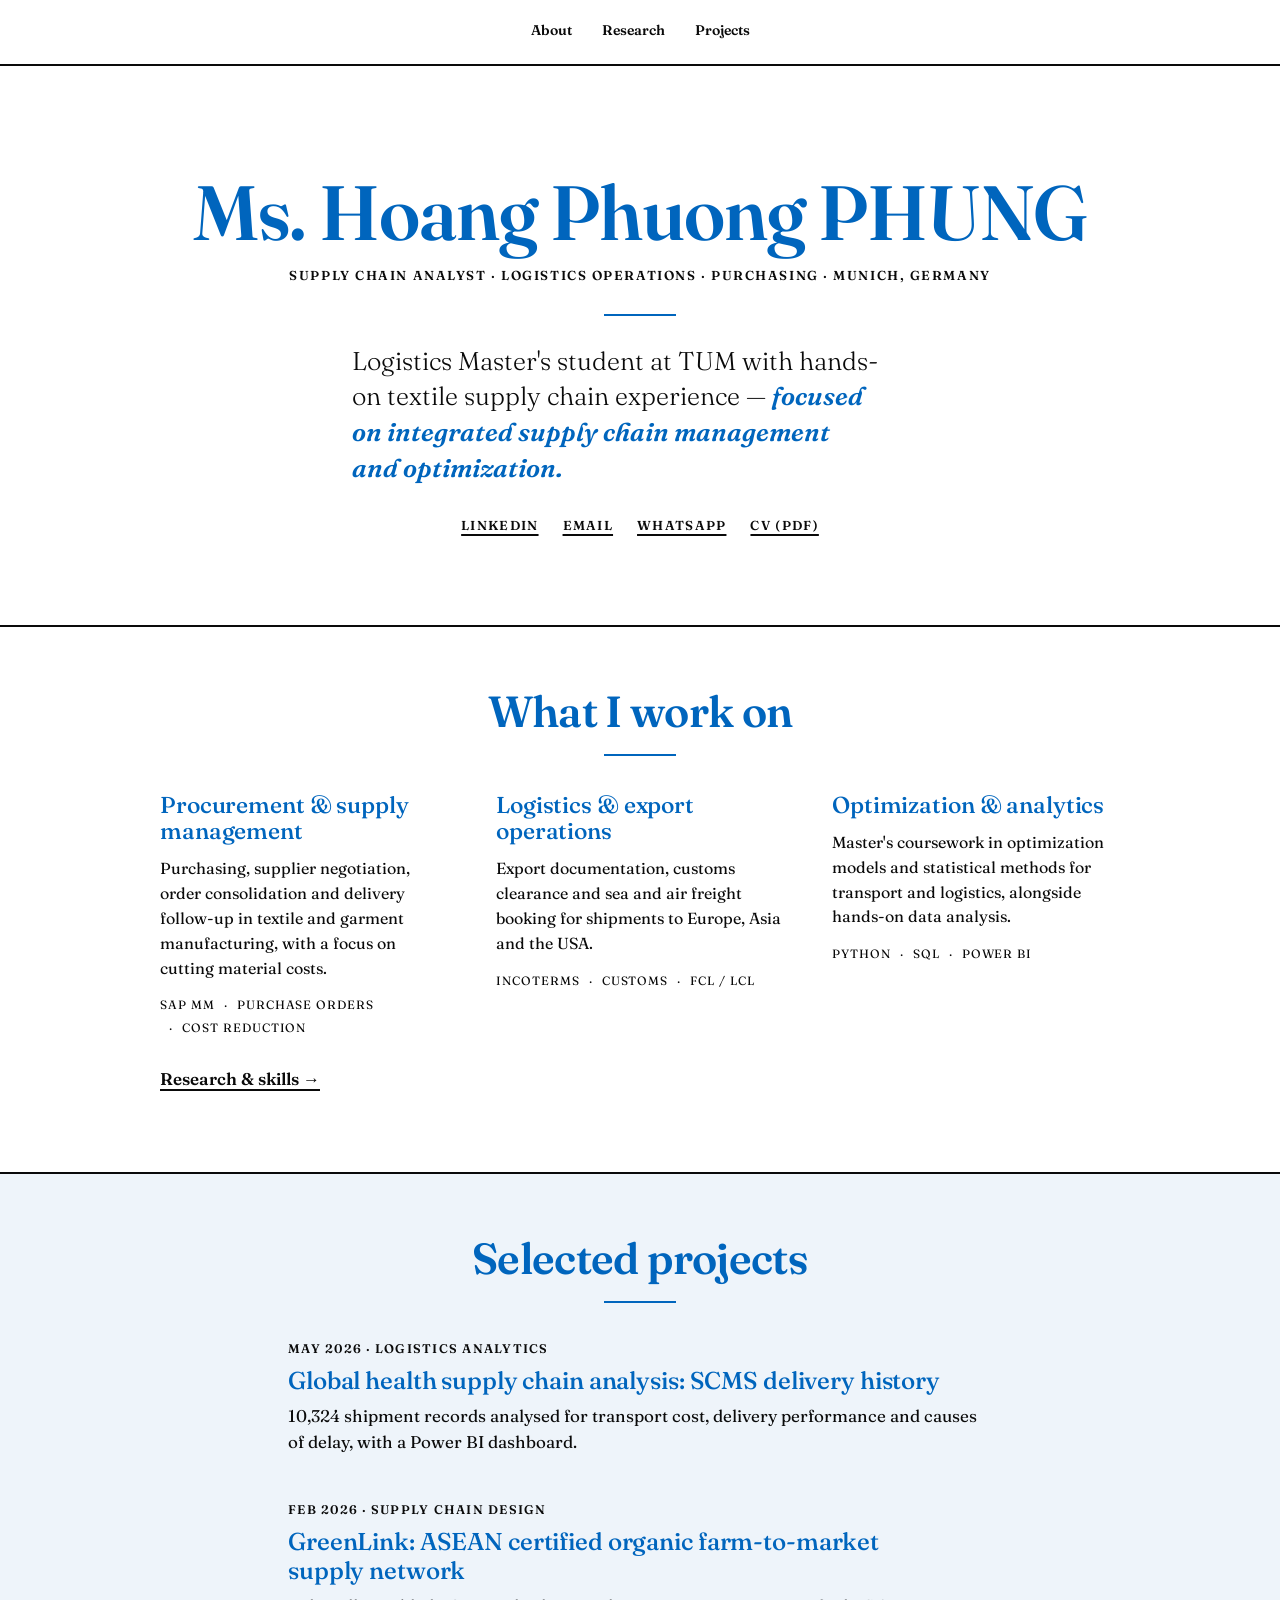
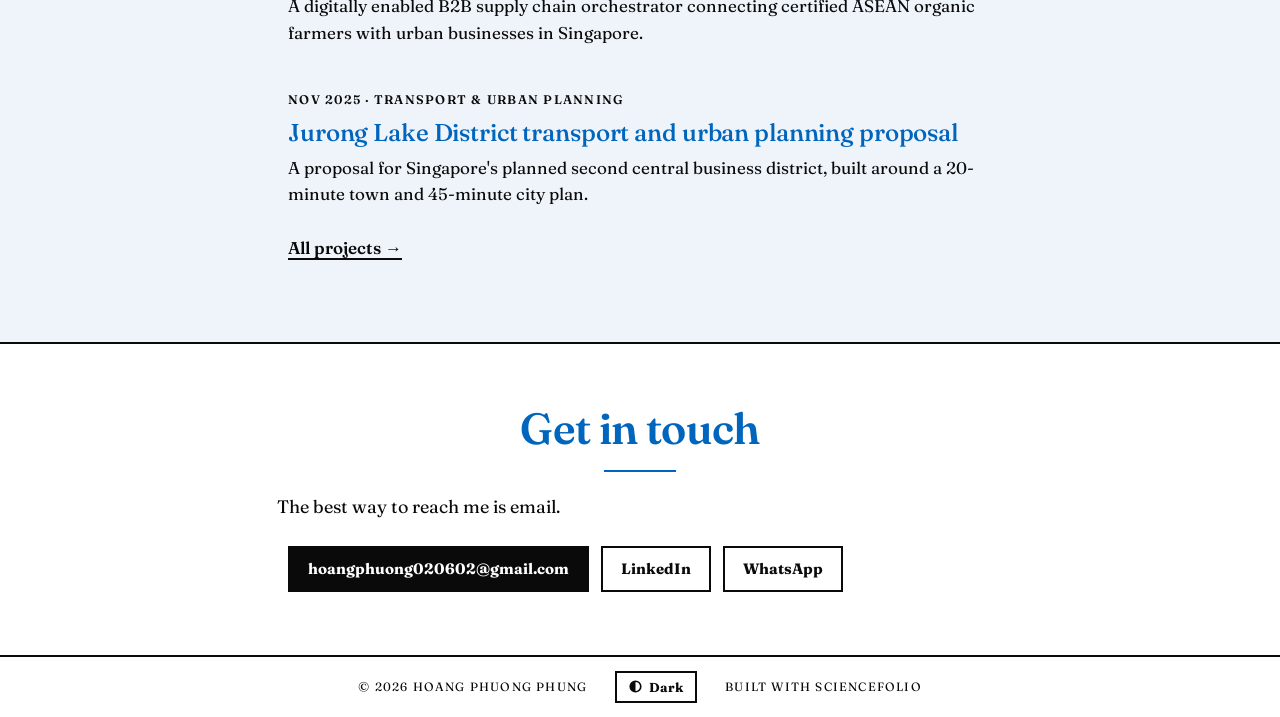
<file: index.html>
<!doctype html>

<html lang="en">
<head>
<meta charset="utf-8">
<meta name="viewport" content="width=device-width, initial-scale=1">
<title>Hoang Phuong PHUNG · Supply chain & logistics</title>
<meta name="description" content="Portfolio of Hoang Phuong PHUNG: supply chain analysis, logistics operations and purchasing. Based in Munich, Germany.">
<link rel="icon" href="images/favicon.svg" type="image/svg+xml">
<link rel="preconnect" href="https://fonts.googleapis.com">
<link rel="preconnect" href="https://fonts.gstatic.com" crossorigin>
<link rel="stylesheet" href="https://fonts.googleapis.com/css2?family=Fraunces:ital,opsz,wght@0,9..144,300..700;1,9..144,300..700&display=swap">
<link rel="stylesheet" href="css/tokens.css">
<link rel="stylesheet" href="css/site.css">
<script src="js/theme.js"></script>
</head>
<body>
<nav class="nav" aria-label="Main">
  <a href="about.html">About</a>
  <a href="research.html">Research</a>
  <a href="work.html">Projects</a>
</nav>

<main>
  <header class="hero">
    <h1>Ms. Hoang Phuong PHUNG</h1>
    <p class="kicker">Supply Chain Analyst · Logistics Operations · Purchasing · Munich, Germany</p>
    <hr class="short-rule">
    <p class="statement">Logistics Master's student at TUM with hands-on textile supply chain experience — <strong>focused on integrated supply chain management and optimization.</strong></p>
    <ul class="profile-links">
      <li><a href="https://www.linkedin.com/in/phunghoangphuong/">LinkedIn</a></li>
      <li><a href="mailto:hoangphuong020602@gmail.com">Email</a></li>
      <li><a href="https://wa.me/4915150713262">WhatsApp</a></li>
      <li><a href="files/Hoang_Phuong_Phung_CV.pdf">CV (PDF)</a></li>
    </ul>
  </header>

  <section class="section" aria-labelledby="work-h">
    <div class="wrap">
      <div class="section-head">
        <h2 id="work-h">What I work on</h2>
        <hr class="short-rule">
      </div>
      <div class="cols3">
        <article class="col">
          <h3>Procurement &amp; supply management</h3>
          <p>Purchasing, supplier negotiation, order consolidation and delivery follow-up in textile and garment manufacturing, with a focus on cutting material costs.</p>
          <div class="tags"><span class="tag">SAP MM</span><span class="tag">Purchase orders</span><span class="tag">Cost reduction</span></div>
        </article>
        <article class="col">
          <h3>Logistics &amp; export operations</h3>
          <p>Export documentation, customs clearance and sea and air freight booking for shipments to Europe, Asia and the USA.</p>
          <div class="tags"><span class="tag">Incoterms</span><span class="tag">Customs</span><span class="tag">FCL / LCL</span></div>
        </article>
        <article class="col">
          <h3>Optimization &amp; analytics</h3>
          <p>Master's coursework in optimization models and statistical methods for transport and logistics, alongside hands-on data analysis.</p>
          <div class="tags"><span class="tag">Python</span><span class="tag">SQL</span><span class="tag">Power BI</span></div>
        </article>
      </div>
      <p class="more"><a href="research.html">Research &amp; skills →</a></p>
    </div>
  </section>

  <section class="section tint" aria-labelledby="sel-h">
    <div class="wrap">
      <div class="section-head">
        <h2 id="sel-h">Selected projects</h2>
        <hr class="short-rule">
      </div>
      <div class="entries">
        <article class="entry">
          <p class="when">May 2026 · Logistics analytics</p>
          <h3><a href="work.html">Global health supply chain analysis: SCMS delivery history</a></h3>
          <p>10,324 shipment records analysed for transport cost, delivery performance and causes of delay, with a Power BI dashboard.</p>
        </article>
        <article class="entry">
          <p class="when">Feb 2026 · Supply chain design</p>
          <h3><a href="work.html">GreenLink: ASEAN certified organic farm-to-market supply network</a></h3>
          <p>A digitally enabled B2B supply chain orchestrator connecting certified ASEAN organic farmers with urban businesses in Singapore.</p>
        </article>
        <article class="entry">
          <p class="when">Nov 2025 · Transport &amp; urban planning</p>
          <h3><a href="work.html">Jurong Lake District transport and urban planning proposal</a></h3>
          <p>A proposal for Singapore's planned second central business district, built around a 20-minute town and 45-minute city plan.</p>
        </article>
      </div>
      <p class="more"><a href="work.html">All projects →</a></p>
    </div>
  </section>

  <section class="section" id="contact" aria-labelledby="contact-h">
    <div class="wrap">
      <div class="section-head" style="margin-bottom:20px">
        <h2 id="contact-h">Get in touch</h2>
        <hr class="short-rule">
      </div>
      <p class="prose">The best way to reach me is email.</p>
      <div class="btn-row">
        <a class="btn" href="mailto:hoangphuong020602@gmail.com">hoangphuong020602@gmail.com</a>
        <a class="btn btn-line" href="https://www.linkedin.com/in/phunghoangphuong/">LinkedIn</a>
        <a class="btn btn-line" href="https://wa.me/4915150713262">WhatsApp</a>
      </div>
    </div>
  </section>
</main>

<footer class="foot">
  <a href="index.html">© 2026 Hoang Phuong PHUNG</a>
  <button type="button" class="toggle" data-theme-toggle aria-pressed="false"><svg viewBox="0 0 16 16" width="13" height="13" aria-hidden="true"><circle cx="8" cy="8" r="6.5" fill="none" stroke="currentColor" stroke-width="2"/><path d="M8 1.5a6.5 6.5 0 0 0 0 13z" fill="currentColor"/></svg><span data-theme-label>Dark</span></button>
  <a href="https://github.com/tuannguyen8390/sciencefolio" rel="noopener">Built with Sciencefolio</a>
</footer>

</body>
</html>
</file>
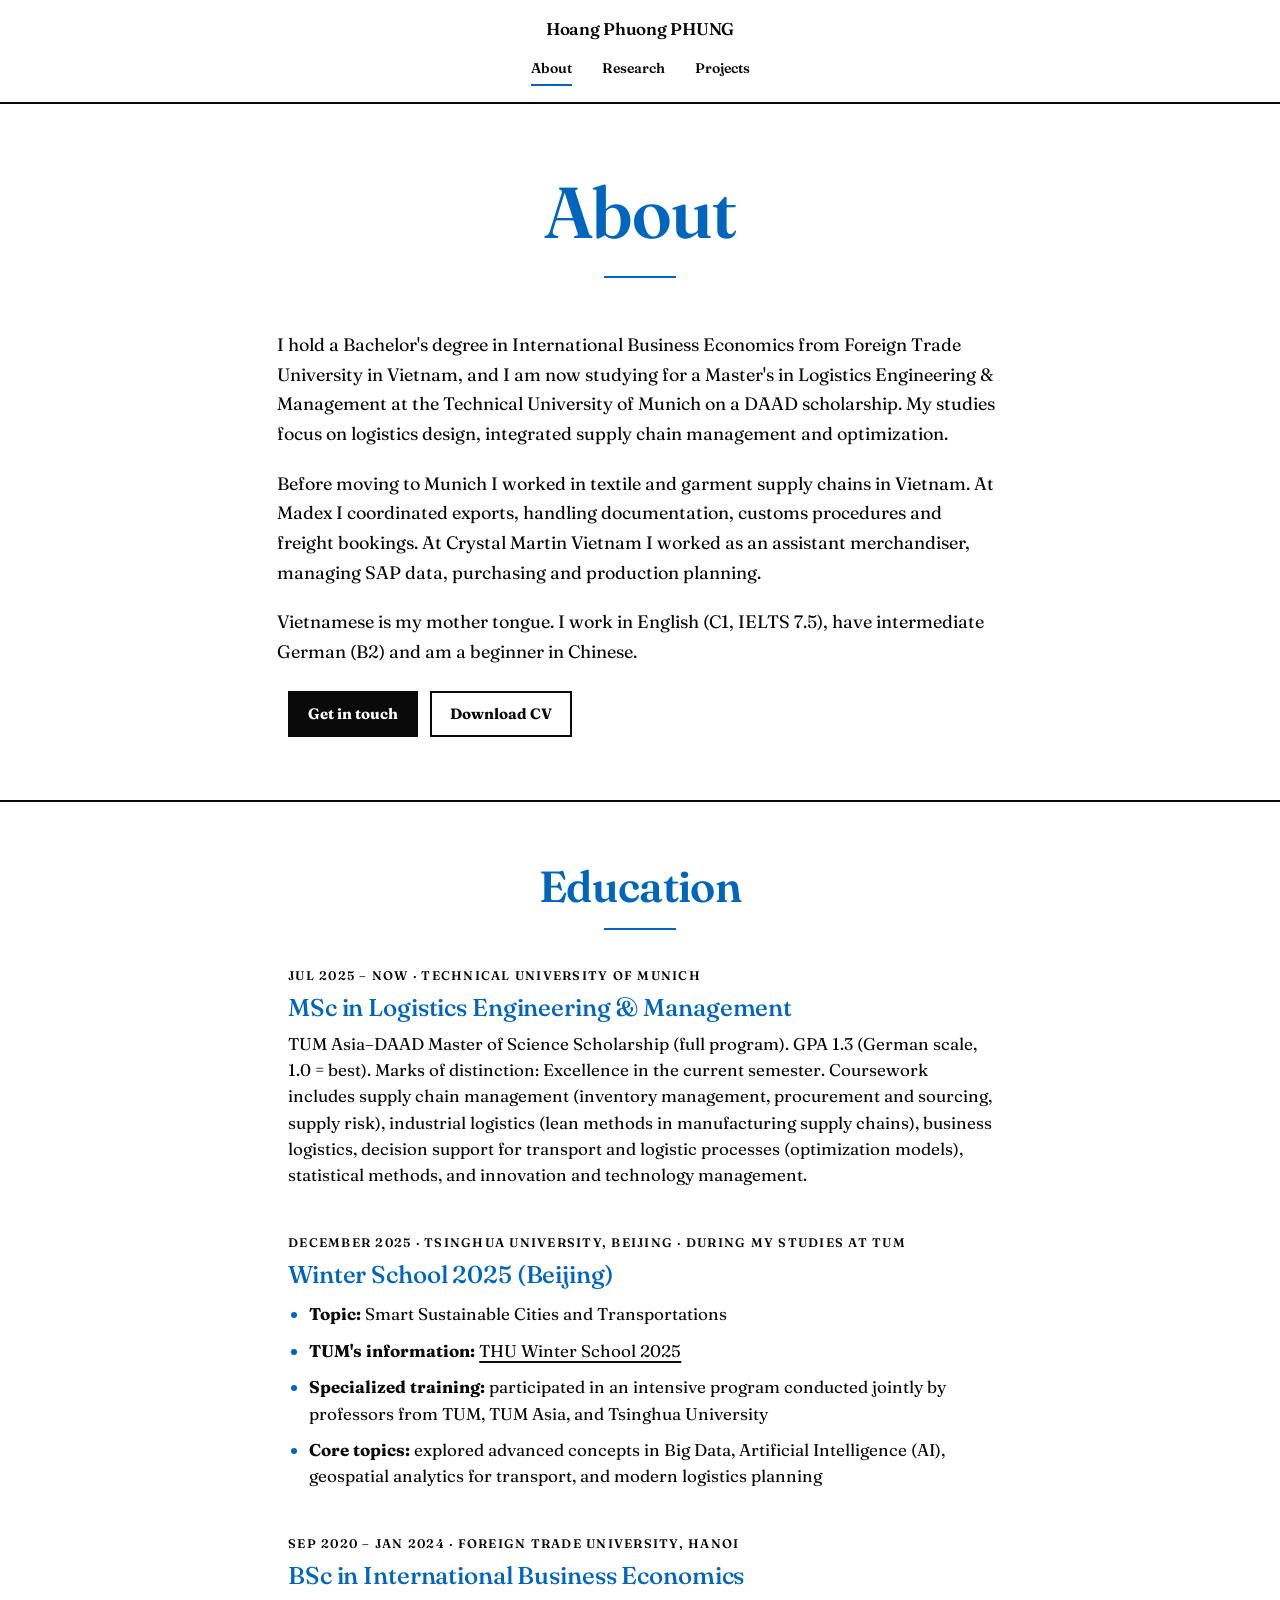
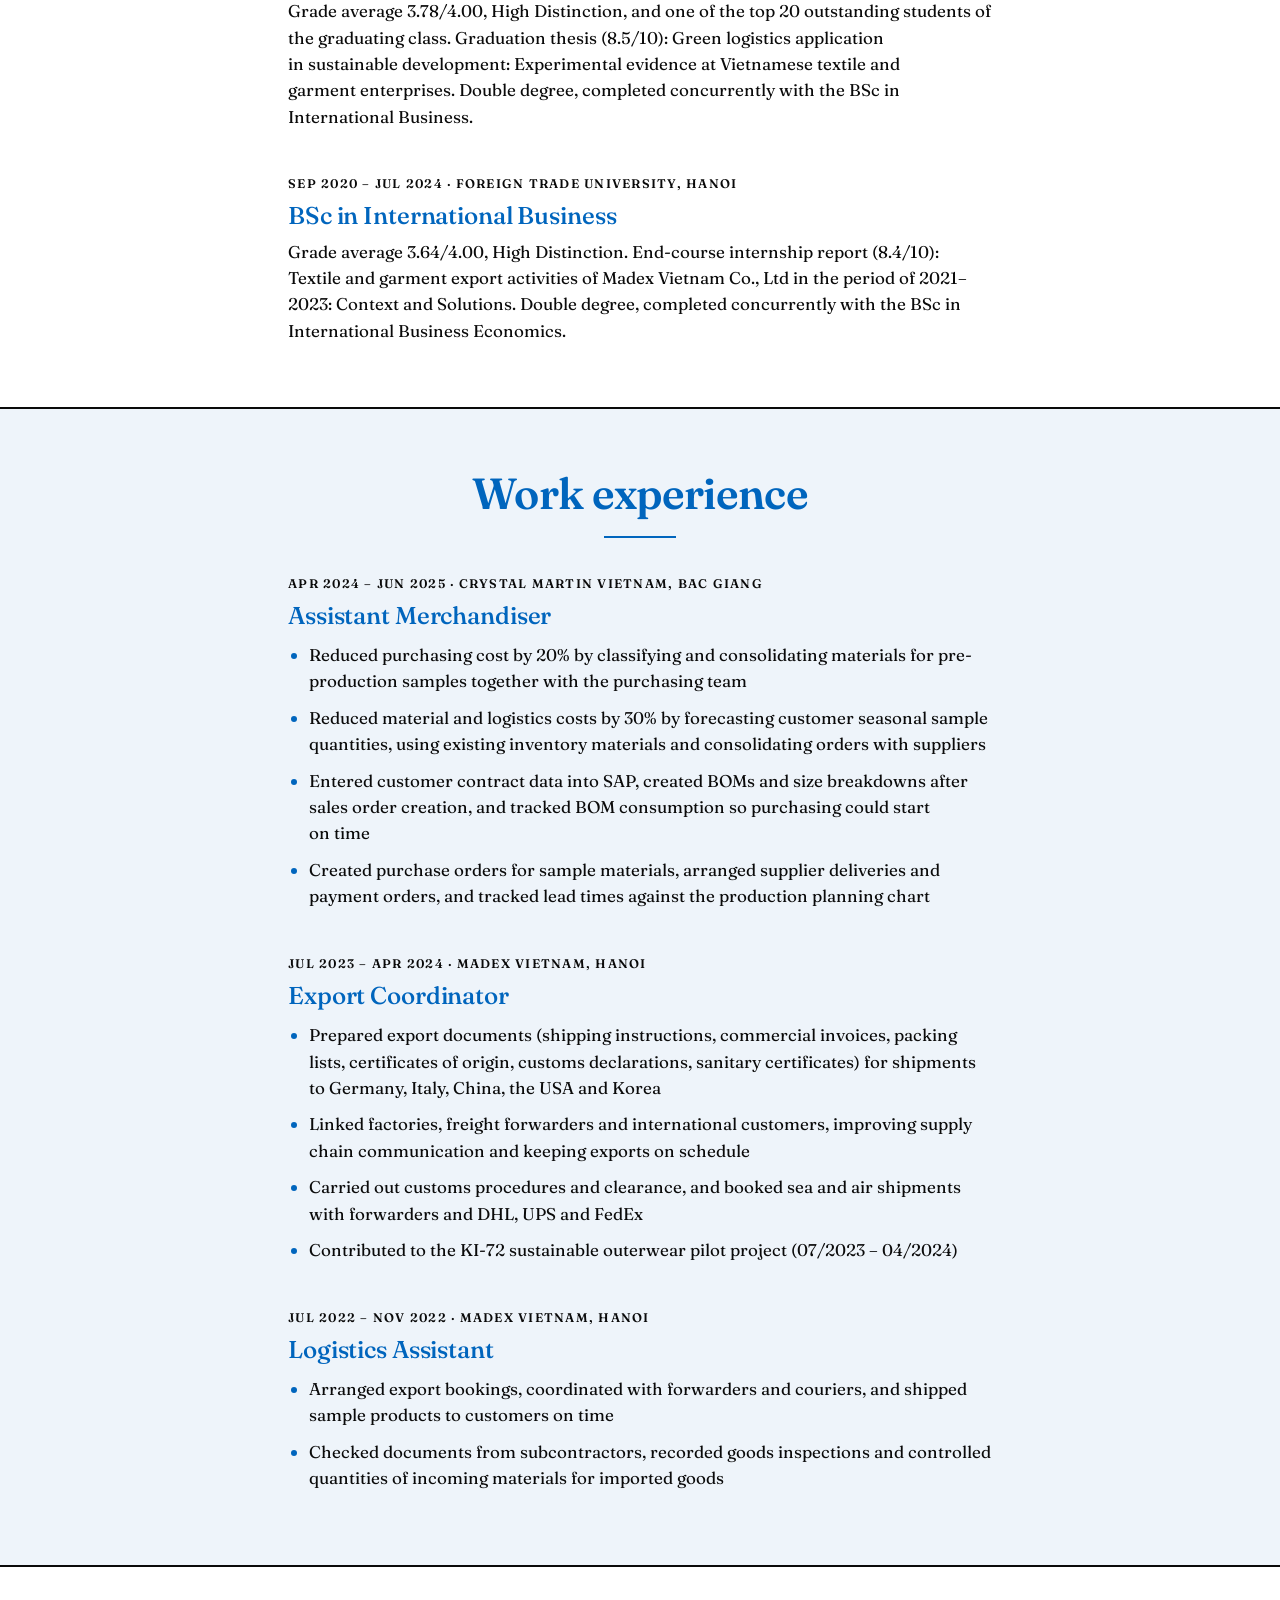
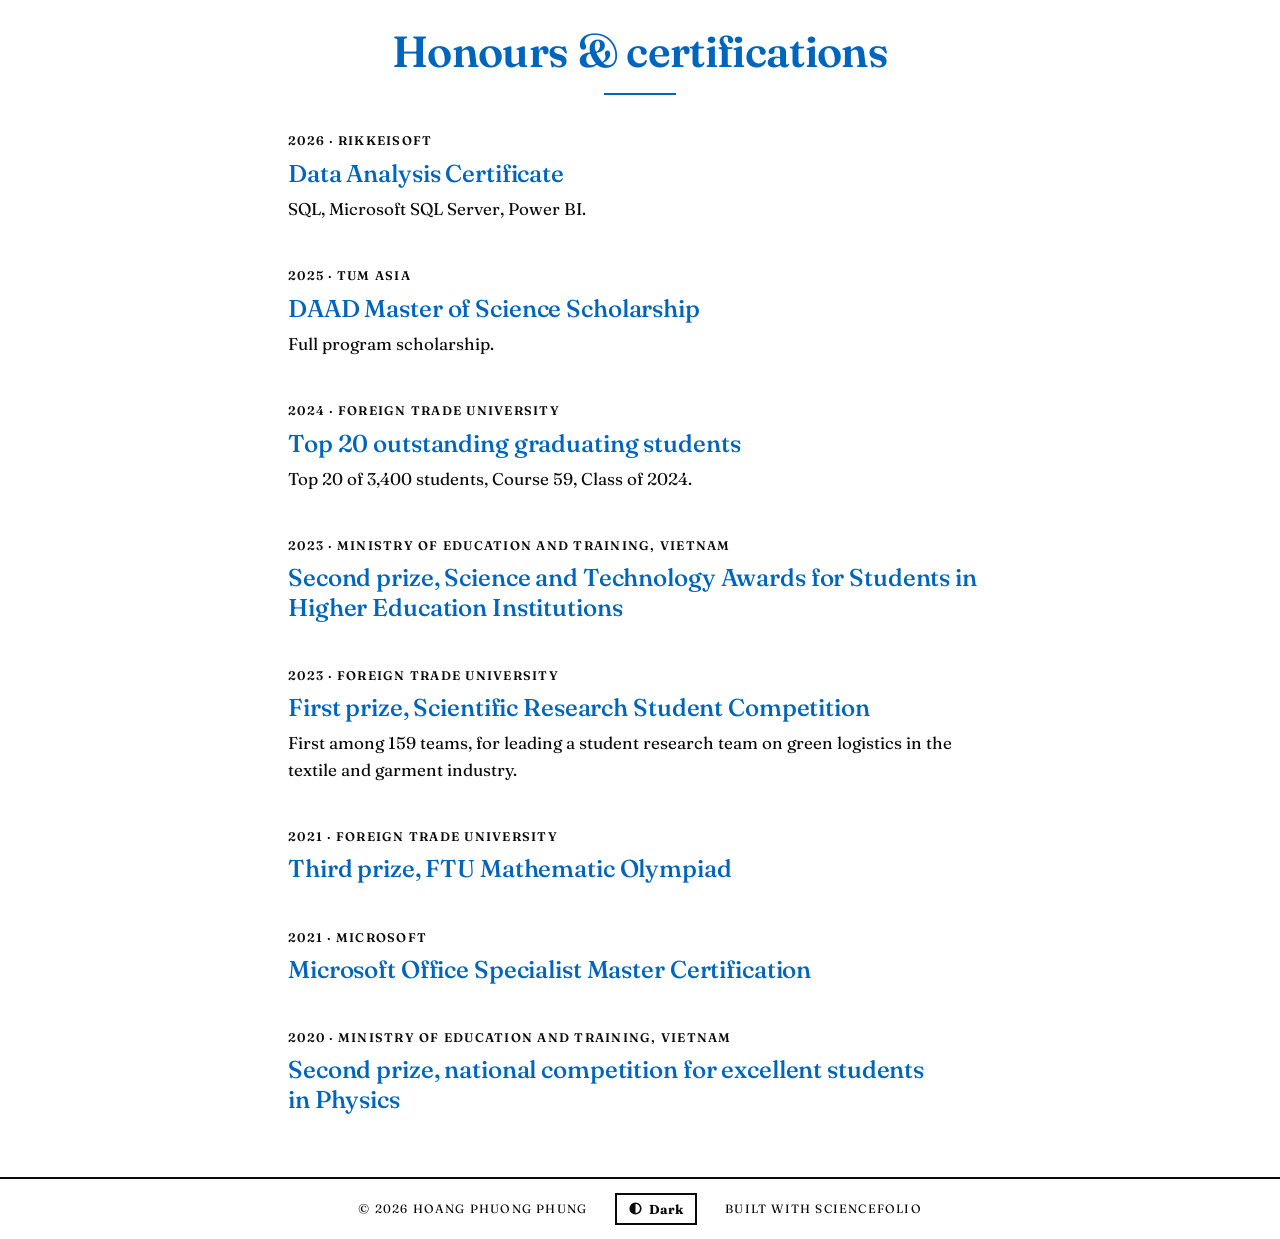
<file: about.html>
<!doctype html>

<html lang="en">
<head>
<meta charset="utf-8">
<meta name="viewport" content="width=device-width, initial-scale=1">
<title>About · Hoang Phuong PHUNG</title>
<meta name="description" content="Biography, education and experience of Hoang Phuong PHUNG.">
<link rel="icon" href="images/favicon.svg" type="image/svg+xml">
<link rel="preconnect" href="https://fonts.googleapis.com">
<link rel="preconnect" href="https://fonts.gstatic.com" crossorigin>
<link rel="stylesheet" href="https://fonts.googleapis.com/css2?family=Fraunces:ital,opsz,wght@0,9..144,300..700;1,9..144,300..700&display=swap">
<link rel="stylesheet" href="css/tokens.css">
<link rel="stylesheet" href="css/site.css">
<script src="js/theme.js"></script>
</head>
<body>
<nav class="nav" aria-label="Main">
  <a class="nav-name" href="index.html">Hoang Phuong PHUNG</a>
  <a href="about.html" aria-current="page">About</a>
  <a href="research.html">Research</a>
  <a href="work.html">Projects</a>
</nav>

<main>
  <header class="page-head">
    <h1>About</h1>
    <hr class="short-rule">
  </header>

  <section class="section flush-top">
    <div class="prose">
      <p>I hold a Bachelor's degree in International Business Economics from Foreign Trade University in Vietnam, and I am now studying for a Master's in Logistics Engineering &amp; Management at the Technical University of Munich on a DAAD scholarship. My studies focus on logistics design, integrated supply chain management and optimization.</p>
      <p>Before moving to Munich I worked in textile and garment supply chains in Vietnam. At Madex I coordinated exports, handling documentation, customs procedures and freight bookings. At Crystal Martin Vietnam I worked as an assistant merchandiser, managing SAP data, purchasing and production planning.</p>
      <p>Vietnamese is my mother tongue. I work in English (C1, IELTS 7.5), have intermediate German (B2) and am a beginner in Chinese.</p>
    </div>
    <div class="btn-row">
      <a class="btn" href="index.html#contact">Get in touch</a>
      <a class="btn btn-line" href="files/Hoang_Phuong_Phung_CV.pdf">Download CV</a>
    </div>
  </section>

  <section class="section" aria-labelledby="edu-h">
    <div class="wrap">
      <div class="section-head">
        <h2 id="edu-h">Education</h2>
        <hr class="short-rule">
      </div>
      <div class="entries">
        <article class="entry">
          <p class="when">Jul 2025 – now · Technical University of Munich</p>
          <h3>MSc in Logistics Engineering &amp; Management</h3>
          <p>TUM Asia–DAAD Master of Science Scholarship (full program). GPA 1.3 (German scale, 1.0 = best). Marks of distinction: Excellence in the current semester. Coursework includes supply chain management (inventory management, procurement and sourcing, supply risk), industrial logistics (lean methods in manufacturing supply chains), business logistics, decision support for transport and logistic processes (optimization models), statistical methods, and innovation and technology management.</p>
        </article>
        <article class="entry">
          <p class="when">December 2025 · Tsinghua University, Beijing · during my studies at TUM</p>
          <h3>Winter School 2025 (Beijing)</h3>
          <ul class="bullets">
            <li><strong>Topic:</strong> Smart Sustainable Cities and Transportations</li>
            <li><strong>TUM's information:</strong> <a href="https://www.global.tum.de/en/global/news/news-single-view-en/article/winter-school-2025-at-tsinghua-university-shaping-the-smart-cities-of-the-future-together/" rel="noopener">THU Winter School 2025</a></li>
            <li><strong>Specialized training:</strong> participated in an intensive program conducted jointly by professors from TUM, TUM Asia, and Tsinghua University</li>
            <li><strong>Core topics:</strong> explored advanced concepts in Big Data, Artificial Intelligence (AI), geospatial analytics for transport, and modern logistics planning</li>
          </ul>
        </article>
        <article class="entry">
          <p class="when">Sep 2020 – Jan 2024 · Foreign Trade University, Hanoi</p>
          <h3>BSc in International Business Economics</h3>
          <p>Grade average 3.78/4.00, High Distinction, and one of the top 20 outstanding students of the graduating class. Graduation thesis (8.5/10): Green logistics application in sustainable development: Experimental evidence at Vietnamese textile and garment enterprises. Double degree, completed concurrently with the BSc in International Business.</p>
        </article>
        <article class="entry">
          <p class="when">Sep 2020 – Jul 2024 · Foreign Trade University, Hanoi</p>
          <h3>BSc in International Business</h3>
          <p>Grade average 3.64/4.00, High Distinction. End-course internship report (8.4/10): Textile and garment export activities of Madex Vietnam Co., Ltd in the period of 2021–2023: Context and Solutions. Double degree, completed concurrently with the BSc in International Business Economics.</p>
        </article>
      </div>
    </div>
  </section>

  <section class="section tint" aria-labelledby="exp-h">
    <div class="wrap">
      <div class="section-head">
        <h2 id="exp-h">Work experience</h2>
        <hr class="short-rule">
      </div>
      <div class="entries">
        <article class="entry">
          <p class="when">Apr 2024 – Jun 2025 · Crystal Martin Vietnam, Bac Giang</p>
          <h3>Assistant Merchandiser</h3>
          <ul class="bullets">
            <li>Reduced purchasing cost by 20% by classifying and consolidating materials for pre-production samples together with the purchasing team</li>
            <li>Reduced material and logistics costs by 30% by forecasting customer seasonal sample quantities, using existing inventory materials and consolidating orders with suppliers</li>
            <li>Entered customer contract data into SAP, created BOMs and size breakdowns after sales order creation, and tracked BOM consumption so purchasing could start on time</li>
            <li>Created purchase orders for sample materials, arranged supplier deliveries and payment orders, and tracked lead times against the production planning chart</li>
          </ul>
        </article>
        <article class="entry">
          <p class="when">Jul 2023 – Apr 2024 · Madex Vietnam, Hanoi</p>
          <h3>Export Coordinator</h3>
          <ul class="bullets">
            <li>Prepared export documents (shipping instructions, commercial invoices, packing lists, certificates of origin, customs declarations, sanitary certificates) for shipments to Germany, Italy, China, the USA and Korea</li>
            <li>Linked factories, freight forwarders and international customers, improving supply chain communication and keeping exports on schedule</li>
            <li>Carried out customs procedures and clearance, and booked sea and air shipments with forwarders and DHL, UPS and FedEx</li>
            <li>Contributed to the KI-72 sustainable outerwear pilot project (07/2023 – 04/2024)</li>
          </ul>
        </article>
        <article class="entry">
          <p class="when">Jul 2022 – Nov 2022 · Madex Vietnam, Hanoi</p>
          <h3>Logistics Assistant</h3>
          <ul class="bullets">
            <li>Arranged export bookings, coordinated with forwarders and couriers, and shipped sample products to customers on time</li>
            <li>Checked documents from subcontractors, recorded goods inspections and controlled quantities of incoming materials for imported goods</li>
          </ul>
        </article>
      </div>
    </div>
  </section>

  <section class="section" aria-labelledby="hon-h">
    <div class="wrap">
      <div class="section-head">
        <h2 id="hon-h">Honours &amp; certifications</h2>
        <hr class="short-rule">
      </div>
      <div class="entries">
        <article class="entry">
          <p class="when">2026 · Rikkeisoft</p>
          <h3>Data Analysis Certificate</h3>
          <p>SQL, Microsoft SQL Server, Power BI.</p>
        </article>
        <article class="entry">
          <p class="when">2025 · TUM Asia</p>
          <h3>DAAD Master of Science Scholarship</h3>
          <p>Full program scholarship.</p>
        </article>
        <article class="entry">
          <p class="when">2024 · Foreign Trade University</p>
          <h3>Top 20 outstanding graduating students</h3>
          <p>Top 20 of 3,400 students, Course 59, Class of 2024.</p>
        </article>
        <article class="entry">
          <p class="when">2023 · Ministry of Education and Training, Vietnam</p>
          <h3>Second prize, Science and Technology Awards for Students in Higher Education Institutions</h3>
        </article>
        <article class="entry">
          <p class="when">2023 · Foreign Trade University</p>
          <h3>First prize, Scientific Research Student Competition</h3>
          <p>First among 159 teams, for leading a student research team on green logistics in the textile and garment industry.</p>
        </article>
        <article class="entry">
          <p class="when">2021 · Foreign Trade University</p>
          <h3>Third prize, FTU Mathematic Olympiad</h3>
        </article>
        <article class="entry">
          <p class="when">2021 · Microsoft</p>
          <h3>Microsoft Office Specialist Master Certification</h3>
        </article>
        <article class="entry">
          <p class="when">2020 · Ministry of Education and Training, Vietnam</p>
          <h3>Second prize, national competition for excellent students in Physics</h3>
        </article>
      </div>
    </div>
  </section>
</main>

<footer class="foot">
  <a href="index.html">© 2026 Hoang Phuong PHUNG</a>
  <button type="button" class="toggle" data-theme-toggle aria-pressed="false"><svg viewBox="0 0 16 16" width="13" height="13" aria-hidden="true"><circle cx="8" cy="8" r="6.5" fill="none" stroke="currentColor" stroke-width="2"/><path d="M8 1.5a6.5 6.5 0 0 0 0 13z" fill="currentColor"/></svg><span data-theme-label>Dark</span></button>
  <a href="https://github.com/tuannguyen8390/sciencefolio" rel="noopener">Built with Sciencefolio</a>
</footer>

</body>
</html>
</file>
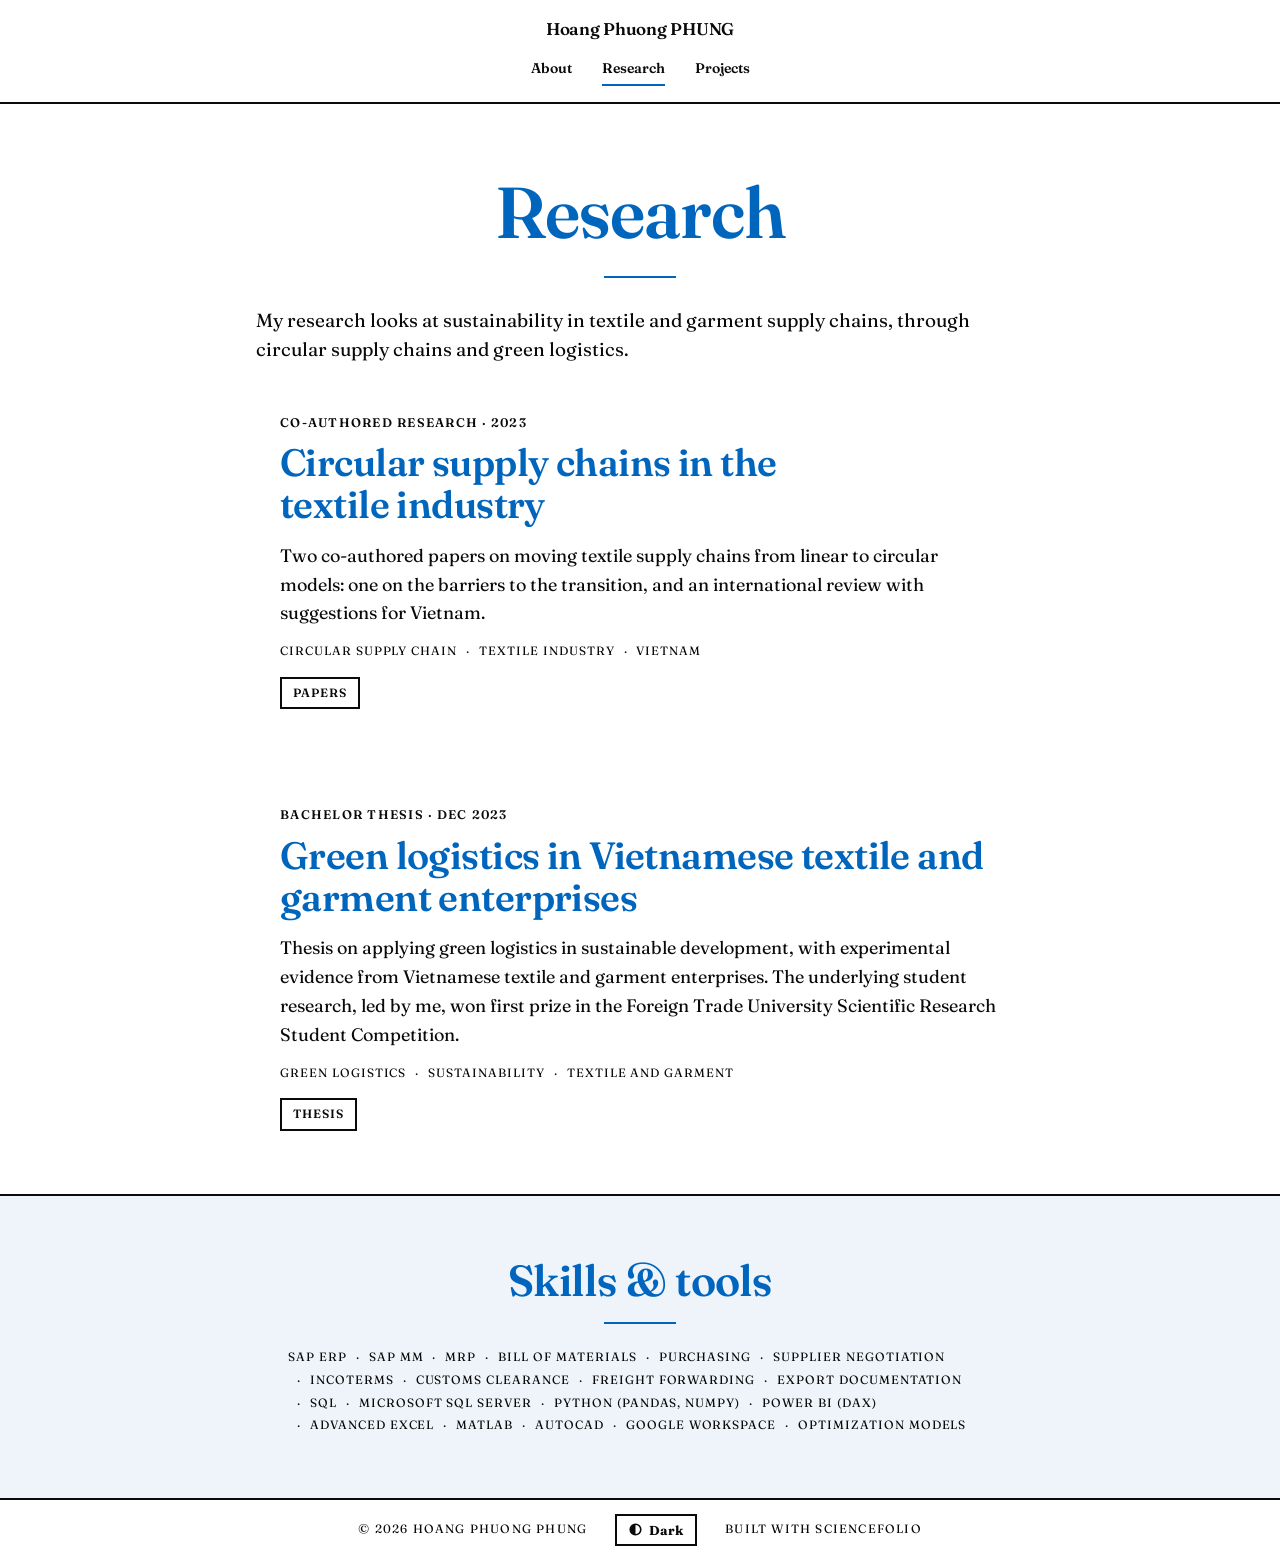
<file: research.html>
<!doctype html>

<html lang="en">
<head>
<meta charset="utf-8">
<meta name="viewport" content="width=device-width, initial-scale=1">
<title>Research · Hoang Phuong PHUNG</title>
<meta name="description" content="Research and skills of Hoang Phuong PHUNG.">
<link rel="icon" href="images/favicon.svg" type="image/svg+xml">
<link rel="preconnect" href="https://fonts.googleapis.com">
<link rel="preconnect" href="https://fonts.gstatic.com" crossorigin>
<link rel="stylesheet" href="https://fonts.googleapis.com/css2?family=Fraunces:ital,opsz,wght@0,9..144,300..700;1,9..144,300..700&display=swap">
<link rel="stylesheet" href="css/tokens.css">
<link rel="stylesheet" href="css/site.css">
<script src="js/theme.js"></script>
</head>
<body>
<nav class="nav" aria-label="Main">
  <a class="nav-name" href="index.html">Hoang Phuong PHUNG</a>
  <a href="about.html">About</a>
  <a href="research.html" aria-current="page">Research</a>
  <a href="work.html">Projects</a>
</nav>

<main>
  <header class="page-head">
    <h1>Research</h1>
    <hr class="short-rule">
    <p>My research looks at sustainability in textile and garment supply chains, through circular supply chains and green logistics.</p>
  </header>

  <section class="section flush-top" aria-label="Research areas">
    <div class="wrap">
      <div class="chapters">
        <article class="chapter">
          <p class="when">Co-authored research · 2023</p>
          <h2>Circular supply chains in the textile industry</h2>
          <p>Two co-authored papers on moving textile supply chains from linear to circular models: one on the barriers to the transition, and an international review with suggestions for Vietnam.</p>
          <div class="tags"><span class="tag">Circular supply chain</span><span class="tag">Textile industry</span><span class="tag">Vietnam</span></div>
          <div class="links"><a href="work.html">Papers</a></div>
        </article>

        <article class="chapter">
          <p class="when">Bachelor thesis · Dec 2023</p>
          <h2>Green logistics in Vietnamese textile and garment enterprises</h2>
          <p>Thesis on applying green logistics in sustainable development, with experimental evidence from Vietnamese textile and garment enterprises. The underlying student research, led by me, won first prize in the Foreign Trade University Scientific Research Student Competition.</p>
          <div class="tags"><span class="tag">Green logistics</span><span class="tag">Sustainability</span><span class="tag">Textile and garment</span></div>
          <div class="links"><a href="work.html">Thesis</a></div>
        </article>
      </div>
    </div>
  </section>

  <section class="section tint" aria-labelledby="tools-h">
    <div class="wrap">
      <div class="section-head" style="margin-bottom:24px">
        <h2 id="tools-h">Skills &amp; tools</h2>
        <hr class="short-rule">
      </div>
      <div class="tags tags-block">
        <span class="tag">SAP ERP</span><span class="tag">SAP MM</span><span class="tag">MRP</span><span class="tag">Bill of materials</span>
        <span class="tag">Purchasing</span><span class="tag">Supplier negotiation</span><span class="tag">Incoterms</span><span class="tag">Customs clearance</span>
        <span class="tag">Freight forwarding</span><span class="tag">Export documentation</span>
        <span class="tag">SQL</span><span class="tag">Microsoft SQL Server</span><span class="tag">Python (Pandas, NumPy)</span><span class="tag">Power BI (DAX)</span>
        <span class="tag">Advanced Excel</span><span class="tag">MATLAB</span><span class="tag">AutoCAD</span><span class="tag">Google Workspace</span><span class="tag">Optimization models</span>
      </div>
    </div>
  </section>
</main>

<footer class="foot">
  <a href="index.html">© 2026 Hoang Phuong PHUNG</a>
  <button type="button" class="toggle" data-theme-toggle aria-pressed="false"><svg viewBox="0 0 16 16" width="13" height="13" aria-hidden="true"><circle cx="8" cy="8" r="6.5" fill="none" stroke="currentColor" stroke-width="2"/><path d="M8 1.5a6.5 6.5 0 0 0 0 13z" fill="currentColor"/></svg><span data-theme-label>Dark</span></button>
  <a href="https://github.com/tuannguyen8390/sciencefolio" rel="noopener">Built with Sciencefolio</a>
</footer>

</body>
</html>
</file>
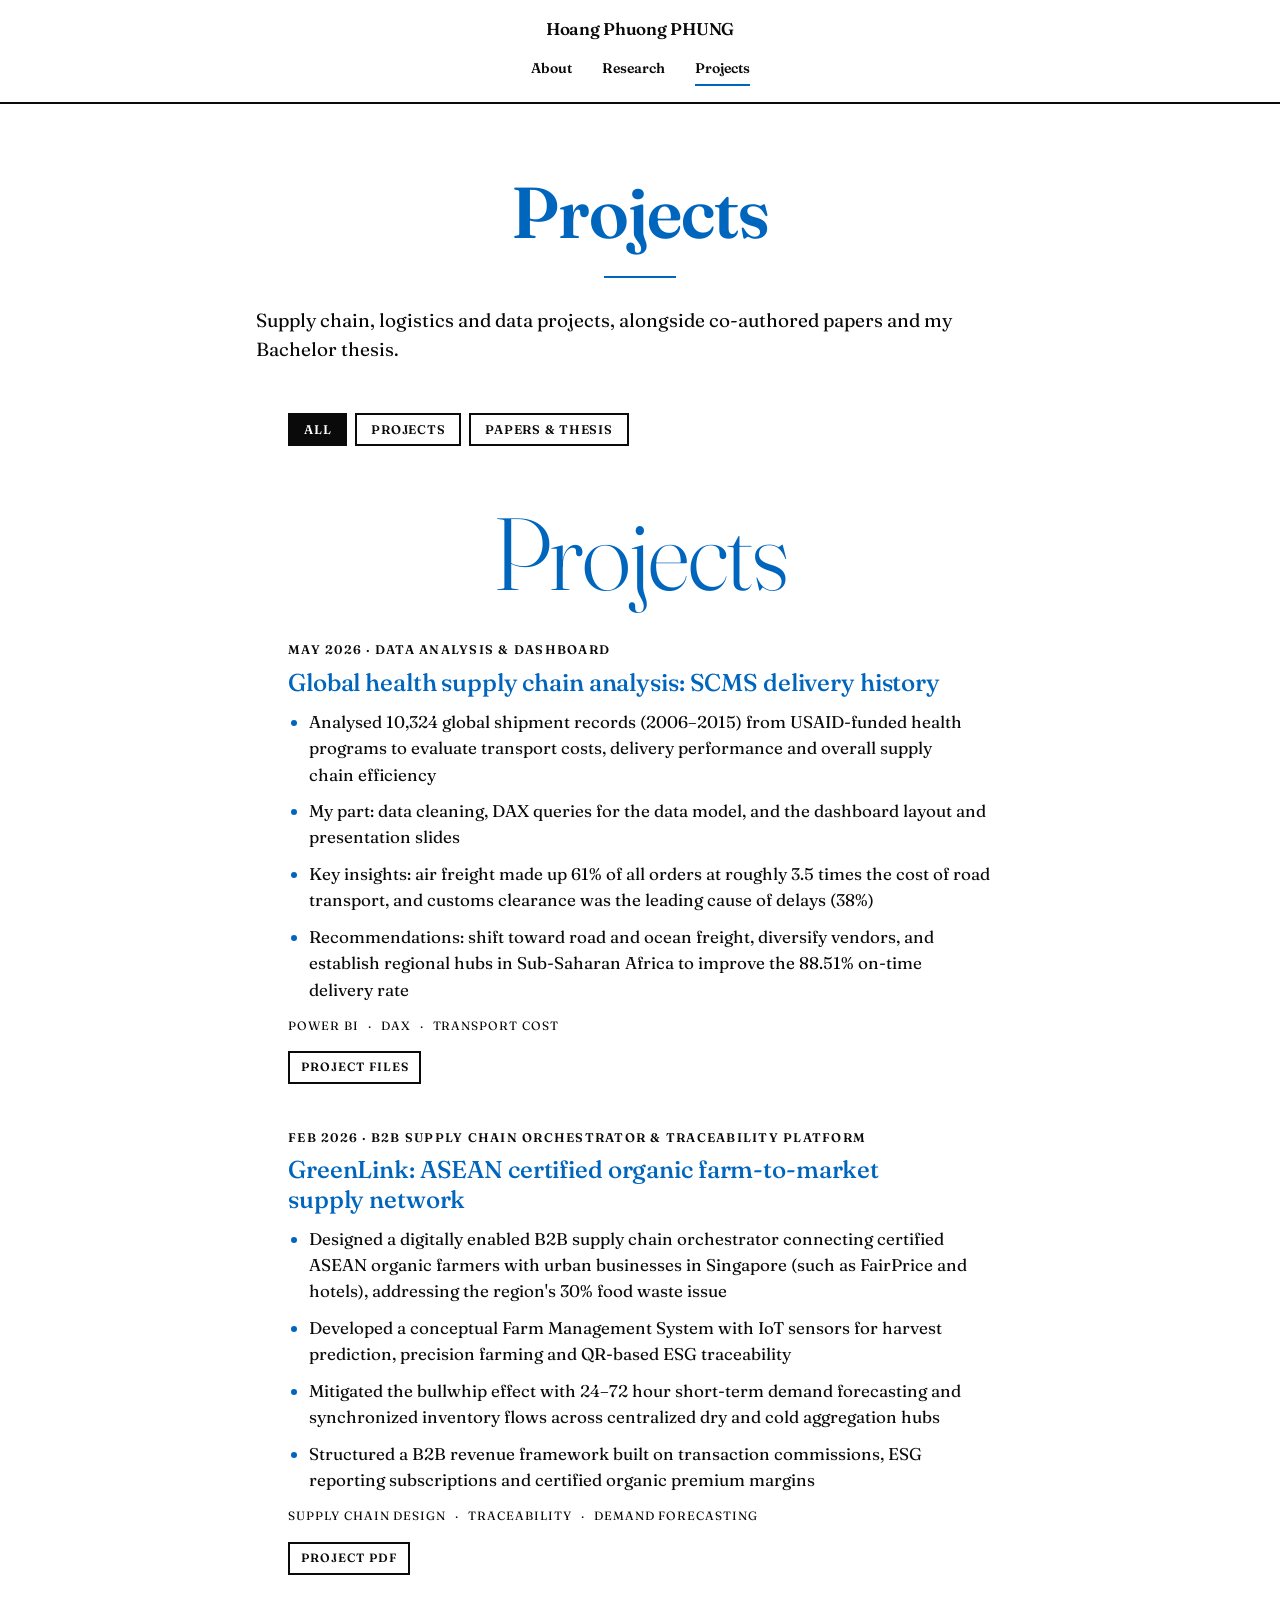
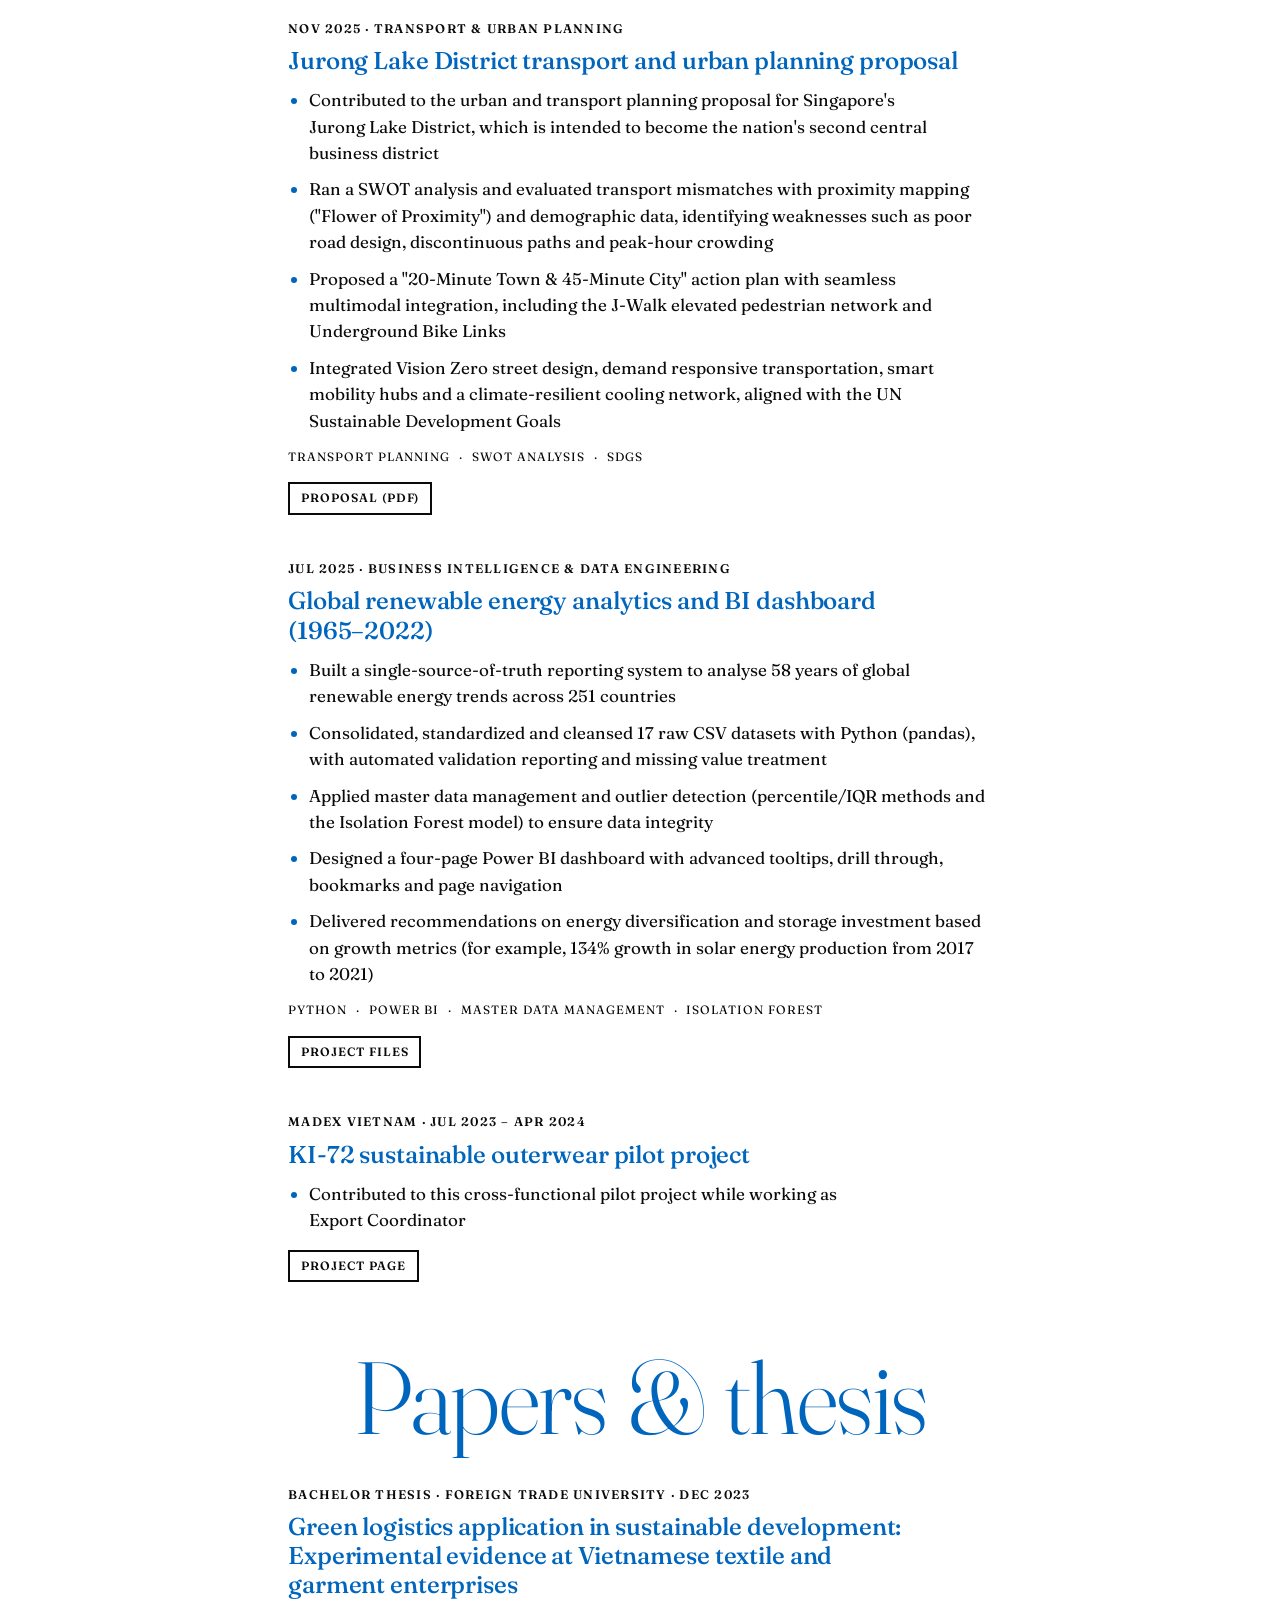
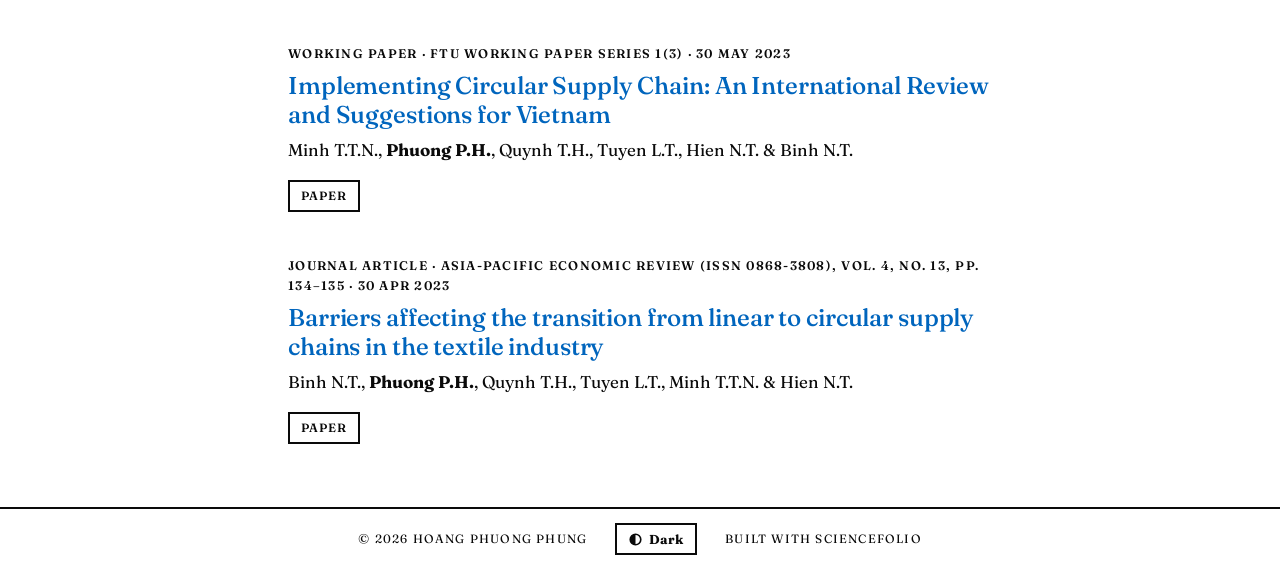
<file: work.html>
<!doctype html>

<html lang="en">
<head>
<meta charset="utf-8">
<meta name="viewport" content="width=device-width, initial-scale=1">
<title>Projects · Hoang Phuong PHUNG</title>
<meta name="description" content="Projects, papers and thesis of Hoang Phuong PHUNG.">
<link rel="icon" href="images/favicon.svg" type="image/svg+xml">
<link rel="preconnect" href="https://fonts.googleapis.com">
<link rel="preconnect" href="https://fonts.gstatic.com" crossorigin>
<link rel="stylesheet" href="https://fonts.googleapis.com/css2?family=Fraunces:ital,opsz,wght@0,9..144,300..700;1,9..144,300..700&display=swap">
<link rel="stylesheet" href="css/tokens.css">
<link rel="stylesheet" href="css/site.css">
<script src="js/theme.js"></script>
<script src="js/filter.js" defer></script>
</head>
<body>
<nav class="nav" aria-label="Main">
  <a class="nav-name" href="index.html">Hoang Phuong PHUNG</a>
  <a href="about.html">About</a>
  <a href="research.html">Research</a>
  <a href="work.html" aria-current="page">Projects</a>
</nav>

<main>
  <header class="page-head">
    <h1>Projects</h1>
    <hr class="short-rule">
    <p>Supply chain, logistics and data projects, alongside co-authored papers and my Bachelor thesis.</p>
  </header>

  <section class="section flush-top" aria-label="Project list">
    <div class="wrap">

      <div class="filters" role="group" aria-label="Filter by type">
        <button type="button" class="filter" data-filter="all" aria-pressed="true">All</button>
        <button type="button" class="filter" data-filter="project" aria-pressed="false">Projects</button>
        <button type="button" class="filter" data-filter="paper" aria-pressed="false">Papers &amp; thesis</button>
      </div>

      <section class="year-group" aria-labelledby="g-projects">
        <h2 class="year" id="g-projects">Projects</h2>

        <article class="entry" data-type="project">
          <p class="when">May 2026 · Data analysis &amp; dashboard</p>
          <h3>Global health supply chain analysis: SCMS delivery history</h3>
          <ul class="bullets">
            <li>Analysed 10,324 global shipment records (2006–2015) from USAID-funded health programs to evaluate transport costs, delivery performance and overall supply chain efficiency</li>
            <li>My part: data cleaning, DAX queries for the data model, and the dashboard layout and presentation slides</li>
            <li>Key insights: air freight made up 61% of all orders at roughly 3.5 times the cost of road transport, and customs clearance was the leading cause of delays (38%)</li>
            <li>Recommendations: shift toward road and ocean freight, diversify vendors, and establish regional hubs in Sub-Saharan Africa to improve the 88.51% on-time delivery rate</li>
          </ul>
          <div class="tags"><span class="tag">Power BI</span><span class="tag">DAX</span><span class="tag">Transport cost</span></div>
          <div class="links"><a href="https://drive.google.com/drive/folders/1O8_w4MX3JLaTGqATrnzxiyi3kc5Mm377?usp=sharing" rel="noopener">Project files</a></div>
        </article>

        <article class="entry" data-type="project">
          <p class="when">Feb 2026 · B2B supply chain orchestrator &amp; traceability platform</p>
          <h3>GreenLink: ASEAN certified organic farm-to-market supply network</h3>
          <ul class="bullets">
            <li>Designed a digitally enabled B2B supply chain orchestrator connecting certified ASEAN organic farmers with urban businesses in Singapore (such as FairPrice and hotels), addressing the region's 30% food waste issue</li>
            <li>Developed a conceptual Farm Management System with IoT sensors for harvest prediction, precision farming and QR-based ESG traceability</li>
            <li>Mitigated the bullwhip effect with 24–72 hour short-term demand forecasting and synchronized inventory flows across centralized dry and cold aggregation hubs</li>
            <li>Structured a B2B revenue framework built on transaction commissions, ESG reporting subscriptions and certified organic premium margins</li>
          </ul>
          <div class="tags"><span class="tag">Supply chain design</span><span class="tag">Traceability</span><span class="tag">Demand forecasting</span></div>
          <div class="links"><a href="https://drive.google.com/file/d/1fQGs4J2Jxya05XpE-qztSTkNtAimAkRM/view?usp=sharing" rel="noopener">Project PDF</a></div>
        </article>

        <article class="entry" data-type="project">
          <p class="when">Nov 2025 · Transport &amp; urban planning</p>
          <h3>Jurong Lake District transport and urban planning proposal</h3>
          <ul class="bullets">
            <li>Contributed to the urban and transport planning proposal for Singapore's Jurong Lake District, which is intended to become the nation's second central business district</li>
            <li>Ran a SWOT analysis and evaluated transport mismatches with proximity mapping ("Flower of Proximity") and demographic data, identifying weaknesses such as poor road design, discontinuous paths and peak-hour crowding</li>
            <li>Proposed a "20-Minute Town &amp; 45-Minute City" action plan with seamless multimodal integration, including the J-Walk elevated pedestrian network and Underground Bike Links</li>
            <li>Integrated Vision Zero street design, demand responsive transportation, smart mobility hubs and a climate-resilient cooling network, aligned with the UN Sustainable Development Goals</li>
          </ul>
          <div class="tags"><span class="tag">Transport planning</span><span class="tag">SWOT analysis</span><span class="tag">SDGs</span></div>
          <div class="links"><a href="https://drive.google.com/file/d/1gi2Heh7QboXazpRmD0_NcM_Zvdj0qonE/view?usp=sharing" rel="noopener">Proposal (PDF)</a></div>
        </article>

        <article class="entry" data-type="project">
          <p class="when">Jul 2025 · Business intelligence &amp; data engineering</p>
          <h3>Global renewable energy analytics and BI dashboard (1965–2022)</h3>
          <ul class="bullets">
            <li>Built a single-source-of-truth reporting system to analyse 58 years of global renewable energy trends across 251 countries</li>
            <li>Consolidated, standardized and cleansed 17 raw CSV datasets with Python (pandas), with automated validation reporting and missing value treatment</li>
            <li>Applied master data management and outlier detection (percentile/IQR methods and the Isolation Forest model) to ensure data integrity</li>
            <li>Designed a four-page Power BI dashboard with advanced tooltips, drill through, bookmarks and page navigation</li>
            <li>Delivered recommendations on energy diversification and storage investment based on growth metrics (for example, 134% growth in solar energy production from 2017 to 2021)</li>
          </ul>
          <div class="tags"><span class="tag">Python</span><span class="tag">Power BI</span><span class="tag">Master data management</span><span class="tag">Isolation Forest</span></div>
          <div class="links"><a href="https://drive.google.com/drive/folders/1ThxJWgLNayJ-90J6uSwTSJkC-0VMu9EC?usp=sharing" rel="noopener">Project files</a></div>
        </article>

        <article class="entry" data-type="project">
          <p class="when">Madex Vietnam · Jul 2023 – Apr 2024</p>
          <h3>KI-72 sustainable outerwear pilot project</h3>
          <ul class="bullets">
            <li>Contributed to this cross-functional pilot project while working as Export Coordinator</li>
          </ul>
          <div class="links"><a href="https://www.madexsrl.com/en/ki-72-project-en.html" rel="noopener">Project page</a></div>
        </article>
      </section>

      <section class="year-group" aria-labelledby="g-papers">
        <h2 class="year" id="g-papers">Papers &amp; thesis</h2>

        <article class="entry" data-type="paper">
          <p class="when">Bachelor thesis · Foreign Trade University · Dec 2023</p>
          <h3>Green logistics application in sustainable development: Experimental evidence at Vietnamese textile and garment enterprises</h3>
        </article>

        <article class="entry" data-type="paper">
          <p class="when">Working paper · FTU Working Paper Series 1(3) · 30 May 2023</p>
          <h3>Implementing Circular Supply Chain: An International Review and Suggestions for Vietnam</h3>
          <p class="authors">Minh T.T.N., <strong>Phuong P.H.</strong>, Quynh T.H., Tuyen L.T., Hien N.T. &amp; Binh N.T.</p>
          <div class="links"><a href="https://fwps.ftu.edu.vn/2023/05/30/ung-dung-chuoi-cung-ung-tuan-hoan-kinh-nghiem-quoc-te-va-de-xuat-cho-viet-nam/" rel="noopener">Paper</a></div>
        </article>

        <article class="entry" data-type="paper">
          <p class="when">Journal article · Asia-Pacific Economic Review (ISSN 0868-3808), vol. 4, no. 13, pp. 134–135 · 30 Apr 2023</p>
          <h3>Barriers affecting the transition from linear to circular supply chains in the textile industry</h3>
          <p class="authors">Binh N.T., <strong>Phuong P.H.</strong>, Quynh T.H., Tuyen L.T., Minh T.T.N. &amp; Hien N.T.</p>
          <div class="links"><a href="https://drive.google.com/file/d/1jTkB1i10qulc4xZwrqPi_8vv79335MT6/view?usp=sharing" rel="noopener">Paper</a></div>
        </article>
      </section>

    </div>
  </section>
</main>

<footer class="foot">
  <a href="index.html">© 2026 Hoang Phuong PHUNG</a>
  <button type="button" class="toggle" data-theme-toggle aria-pressed="false"><svg viewBox="0 0 16 16" width="13" height="13" aria-hidden="true"><circle cx="8" cy="8" r="6.5" fill="none" stroke="currentColor" stroke-width="2"/><path d="M8 1.5a6.5 6.5 0 0 0 0 13z" fill="currentColor"/></svg><span data-theme-label>Dark</span></button>
  <a href="https://github.com/tuannguyen8390/sciencefolio" rel="noopener">Built with Sciencefolio</a>
</footer>

</body>
</html>
</file>
<file: css/tokens.css>
/* ==========================================================================
   SCIENCEFOLIO — tokens.css
   The only file most people need to edit. Three decisions:
   1) TYPE PACK   → set PACK in js/theme.js ('grotesk' default, or 'serif')
   2) ACCENT      → uncomment one line below (or write your own hex)
   3) COLORS      → paper / ink, if you want a different neutral
   ========================================================================== */

:root {
  /* ---- neutrals ------------------------------------------------------- */
  --paper: #ffffff;
  --ink: #0a0a0a;
  --surface: #eef4fa;

  /* ---- 2) ACCENT ------------------------------------------------------
     Ships as plain ink: no color, no shared brand. Pick one (light + dark
     values; the dark one needs to be lighter so it stays readable).        */
  --accent-light: #0065bd;   /* TUM-style blue */
  --accent-dark: #7db3e8;
  /* --accent-light: #2545d3;  --accent-dark: #8aa2ff;   cobalt  */
  /* --accent-light: #1e6f50;  --accent-dark: #6fd1a8;   forest  */
  /* --accent-light: #b4552d;  --accent-dark: #f0a07c;   rust    */
  /* --accent-light: #6d28d9;  --accent-dark: #b99bff;   violet  */
  --accent: var(--accent-light);

  /* ---- 1) TYPE PACK 01 · GROTESK (default, STEM) ---------------------- */
  --font-display: 'Archivo', system-ui, sans-serif;
  --font-body: 'Archivo', system-ui, sans-serif;
  --font-label: 'IBM Plex Mono', ui-monospace, monospace;
  --font-statement: var(--font-body);
  --display-weight: 800;      /* name and page titles */
  --display-tracking: -0.04em;
  --display-leading: 0.95;
  --head-weight: 700;         /* section headings */
  --head-tracking: -0.03em;
  --title-weight: 600;        /* entry, column and chapter titles */
  --title-tracking: -0.015em;
  --emph-weight: 700;
  --emph-style: normal;
  --label-transform: none;
  --label-tracking: 0.04em;

  /* ---- layout --------------------------------------------------------- */
  --rule: 2px solid var(--ink);
  --edge: clamp(20px, 5vw, 56px);
  --wide: 960px;
  --measure: 64ch;
}

/* ---- 1) TYPE PACK 02 · SERIF (social science & humanities) -------------
   Activate by setting PACK = 'serif' in js/theme.js                       */
html[data-pack="serif"] {
  --font-display: 'Fraunces', Georgia, serif;
  --font-statement: 'Fraunces', Georgia, serif;
  --font-label: 'Archivo', system-ui, sans-serif;
  --display-weight: 600;
  --display-tracking: -0.015em;
  --display-leading: 1;
  --head-weight: 600;
  --head-tracking: -0.015em;
  --title-weight: 500;
  --title-tracking: -0.005em;
  --emph-weight: 600;
  --emph-style: italic;
  --label-transform: uppercase;
  --label-tracking: 0.1em;
}

/* ---- dark mode (toggle in the footer) ---------------------------------- */
html[data-theme="dark"] {
  --paper: #141312;
  --ink: #f3f2f2;
  --surface: #1d1b19;
  --accent: var(--accent-dark);
}
</file>
<file: css/site.css>
/* ==========================================================================
   SCIENCEFOLIO — site.css
   Structure and components. Everything reads from tokens.css — you should
   rarely need to touch this file.
   ========================================================================== */

*, *::before, *::after { box-sizing: border-box; }
html { -webkit-text-size-adjust: 100%; }
body {
  margin: 0;
  min-height: 100vh;
  display: flex;
  flex-direction: column;
  background: var(--paper);
  color: var(--ink);
  font-family: var(--font-body);
  font-size: 17px;
  line-height: 1.55;
  text-wrap: pretty;
}
main { flex: 1; }
a { color: var(--ink); text-underline-offset: 4px; text-decoration-thickness: 2px; }
a:hover { color: var(--accent); }
:focus-visible { outline: 2px solid var(--accent); outline-offset: 3px; }
::selection { background: var(--ink); color: var(--paper); }
img { max-width: 100%; display: block; }

/* ---- nav ---------------------------------------------------------------- */
.nav {
  border-bottom: var(--rule);
  display: flex;
  justify-content: center;
  flex-wrap: wrap;
  gap: 12px 30px;
  padding: 16px var(--edge);
  font-size: 14px;
  font-weight: 600;
}
.nav a { text-decoration: none; padding: 4px 0; border-bottom: 2px solid transparent; }
.nav a:hover, .nav a[aria-current="page"] { border-bottom-color: var(--accent); }
.nav a.nav-name {
  flex-basis: 100%;
  text-align: center;
  border-bottom: 0;
  padding: 0;
  font-family: var(--font-display);
  font-weight: var(--head-weight);
  font-size: 17px;
  letter-spacing: var(--head-tracking);
}
.nav a.nav-name:hover { color: var(--accent); }

/* ---- hero --------------------------------------------------------------- */
.hero {
  display: flex;
  flex-direction: column;
  align-items: center;
  text-align: center;
  padding: clamp(48px, 9vh, 96px) var(--edge) clamp(56px, 10vh, 104px);
}
.portrait { width: 152px; height: 152px; margin: 0; border: var(--rule); }
.portrait img { width: 100%; height: 100%; object-fit: cover; filter: grayscale(1) contrast(1.05); }
.hero h1 {
  font-family: var(--font-display);
  font-weight: var(--display-weight);
  font-size: clamp(40px, 6vw, 84px);
  line-height: var(--display-leading);
  letter-spacing: var(--display-tracking);
  margin: 28px 0 0;
}
.kicker {
  font-family: var(--font-label);
  font-size: 13px;
  font-weight: 600;
  letter-spacing: 0.12em;
  text-transform: uppercase;
  margin: 14px 0 0;
}
.short-rule { width: 72px; border: 0; border-top: 2px solid var(--accent); margin: 28px auto; }
.statement {
  font-family: var(--font-statement);
  font-weight: 300;
  font-size: clamp(19px, 2vw, 26px);
  line-height: 1.4;
  max-width: 36ch;
  margin: 0;
}
.statement strong { font-weight: var(--emph-weight); font-style: var(--emph-style); color: var(--accent); }
.profile-links {
  display: flex;
  flex-wrap: wrap;
  justify-content: center;
  gap: 8px 24px;
  margin: 28px 0 0;
  padding: 0;
  list-style: none;
  font-family: var(--font-label);
  font-size: 13px;
  font-weight: 600;
  letter-spacing: var(--label-tracking);
  text-transform: var(--label-transform);
}

/* ---- page head (inner pages) -------------------------------------------- */
.page-head { text-align: center; padding: clamp(48px, 8vh, 88px) var(--edge) 12px; }
.page-head h1 {
  font-family: var(--font-display);
  font-weight: var(--display-weight);
  font-size: clamp(40px, 6vw, 72px);
  line-height: var(--display-leading);
  letter-spacing: var(--display-tracking);
  margin: 0;
}
.page-head > .short-rule:last-child { margin-bottom: 4px; }
.page-head p { max-width: 52ch; margin: 18px auto 0; font-size: 19px; }

/* ---- sections ----------------------------------------------------------- */
.section { padding: clamp(44px, 7vh, 80px) var(--edge); border-top: var(--rule); }
.section.flush-top { border-top: 0; padding-top: clamp(28px, 4vh, 44px); }
.section.tint { background: var(--surface); }
.wrap { max-width: var(--wide); margin: 0 auto; }
.section-head { text-align: center; margin-bottom: 36px; }
.section-head h2 {
  font-family: var(--font-display);
  font-weight: var(--head-weight);
  font-size: clamp(28px, 3.4vw, 44px);
  line-height: 1;
  letter-spacing: var(--head-tracking);
  margin: 0;
}
.section-head .short-rule { margin: 20px auto 0; }
.more { text-align: center; margin-top: 28px; font-weight: 600; }
.prose { max-width: var(--measure); margin: 0 auto; font-size: 18px; line-height: 1.65; }
.prose p { margin: 0 0 1.1em; }

/* ---- centered columns (home: what I work on) -------------------------- */
.cols3 {
  display: grid;
  grid-template-columns: repeat(3, minmax(0, 1fr));
  gap: 44px 48px;
  text-align: center;
}
.col { display: flex; flex-direction: column; align-items: center; }
.col h3 {
  font-family: var(--font-display);
  font-weight: var(--title-weight);
  font-size: clamp(19px, 1.8vw, 23px);
  line-height: 1.15;
  letter-spacing: var(--title-tracking);
  margin: 0;
}
.col p { margin: 12px 0 0; max-width: 32ch; font-size: 16px; }
.col .tags { justify-content: center; margin-top: 16px; }

/* ---- centered entries (selected work, education, experience) ----------- */
.entries { max-width: var(--measure); margin: 0 auto; }
.entry { max-width: var(--measure); margin-left: auto; margin-right: auto; text-align: center; }
.entry:not([hidden]) ~ .entry:not([hidden]) { margin-top: 44px; }
.entry .when {
  font-family: var(--font-label);
  font-size: 12.5px;
  font-weight: 600;
  letter-spacing: 0.1em;
  text-transform: uppercase;
  margin: 0 0 8px;
}
.entry h3 {
  font-family: var(--font-display);
  font-weight: var(--title-weight);
  font-size: clamp(20px, 1.9vw, 25px);
  line-height: 1.2;
  letter-spacing: var(--title-tracking);
  margin: 0;
}
.entry h3 a { text-decoration: none; }
.entry h3 a:hover { text-decoration: underline; text-decoration-thickness: 2px; text-underline-offset: 5px; }
.entry p:not(.when) { margin: 8px auto 0; max-width: 52ch; }

/* ---- tags --------------------------------------------------------------- */
/* Plain labels separated by dots. Boxes are reserved for things you can click. */
.tags { display: flex; flex-wrap: wrap; gap: 4px 0; }
.tag {
  font-family: var(--font-label);
  font-size: 12px;
  font-weight: 400;
  letter-spacing: 0.08em;
  text-transform: uppercase;
}
.tag + .tag::before { content: "·"; margin: 0 9px; }

/* ---- research chapters -------------------------------------------------- */
.chapters { max-width: 720px; margin: 0 auto; }
.chapter { text-align: center; }
.chapter + .chapter { margin-top: 96px; }
.figure { max-width: 520px; margin: 0 auto 30px; border: var(--rule); }
.figure img { width: 100%; height: auto; aspect-ratio: 16 / 9; object-fit: cover; filter: grayscale(1) contrast(1.05); }
.figure figcaption {
  border-top: var(--rule);
  padding: 10px 14px;
  font-family: var(--font-label);
  font-size: 12.5px;
  font-weight: 600;
  letter-spacing: var(--label-tracking);
  text-transform: var(--label-transform);
  text-align: left;
}
.chapter .when {
  font-family: var(--font-label);
  font-size: 12.5px;
  font-weight: 600;
  letter-spacing: 0.1em;
  text-transform: uppercase;
  margin: 0 0 10px;
}
.chapter h2 {
  font-family: var(--font-display);
  font-weight: var(--head-weight);
  font-size: clamp(26px, 3vw, 38px);
  line-height: 1.1;
  letter-spacing: var(--head-tracking);
  margin: 0;
}
.chapter p:not(.when) { max-width: 58ch; margin: 16px auto 0; font-size: 18px; line-height: 1.6; }
.chapter .tags { margin-top: 18px; }

/* ---- buttons ------------------------------------------------------------ */
.btn {
  display: inline-block;
  font-family: var(--font-body);
  font-weight: 700;
  font-size: 15px;
  line-height: 1.2;
  padding: 12px 18px;
  border: 2px solid var(--ink);
  background: var(--ink);
  color: var(--paper);
  text-decoration: none;
  cursor: pointer;
}
.btn:hover { background: var(--accent); border-color: var(--accent); color: var(--paper); }
.btn-line { background: transparent; color: var(--ink); }
.btn-line:hover { background: var(--ink); border-color: var(--ink); color: var(--paper); }
.btn-row { display: flex; flex-wrap: wrap; justify-content: center; gap: 12px; margin-top: 24px; }

/* ---- work page ---------------------------------------------------------- */
.filters { display: flex; flex-wrap: wrap; justify-content: center; gap: 8px; margin-bottom: 56px; }
.filter {
  font-family: var(--font-label);
  font-size: 12.5px;
  font-weight: 600;
  letter-spacing: 0.06em;
  text-transform: uppercase;
  background: transparent;
  color: var(--ink);
  border: 2px solid var(--ink);
  padding: 7px 14px;
  cursor: pointer;
}
.filter:hover { border-color: var(--accent); color: var(--accent); }
.filter[aria-pressed="true"] { background: var(--ink); color: var(--paper); }
.year-group { margin-bottom: 64px; }
.year-group:last-child { margin-bottom: 0; }
.year {
  font-family: var(--font-display);
  font-weight: 300;
  font-size: clamp(52px, 8vw, 104px);
  line-height: 1;
  letter-spacing: var(--display-tracking);
  text-align: center;
  margin: 0 0 36px;
}
.entry .authors strong { font-weight: 700; }
.entry .tags, .chapter .tags { justify-content: center; margin-top: 14px; }
.links { display: flex; flex-wrap: wrap; justify-content: center; gap: 10px; margin-top: 16px; }
.links a {
  font-family: var(--font-label);
  font-size: 12px;
  font-weight: 600;
  letter-spacing: 0.08em;
  text-transform: uppercase;
  text-decoration: none;
  border: 2px solid var(--ink);
  padding: 5px 11px;
}
.links a:hover { background: var(--ink); color: var(--paper); }

/* ---- footer ------------------------------------------------------------- */
.foot {
  border-top: var(--rule);
  display: flex;
  justify-content: center;
  align-items: center;
  flex-wrap: wrap;
  gap: 12px 28px;
  padding: 14px var(--edge);
  font-family: var(--font-label);
  font-size: 12px;
  letter-spacing: var(--label-tracking);
  text-transform: var(--label-transform);
}
.foot a { text-decoration: none; }
.foot a:hover { text-decoration: underline; }
.toggle {
  font-family: var(--font-body);
  font-size: 13px;
  font-weight: 700;
  letter-spacing: 0;
  text-transform: none;
  background: transparent;
  color: var(--ink);
  border: 2px solid var(--ink);
  padding: 6px 12px;
  cursor: pointer;
  display: inline-flex;
  align-items: center;
  gap: 7px;
}
.toggle:hover { border-color: var(--accent); color: var(--accent); }

/* ---- small screens ------------------------------------------------------ */
@media (max-width: 720px) {
  .cols3 { grid-template-columns: 1fr; }
  body { font-size: 16px; }
}

/* ---- Customisations for this site ------------------------------------ */

/* One font everywhere: the title font (Fraunces) */
html[data-pack="serif"] {
  --font-body: 'Fraunces', Georgia, serif;
  --font-label: 'Fraunces', Georgia, serif;
  --font-statement: 'Fraunces', Georgia, serif;
}

/* All headings in TUM blue (--accent, set in tokens.css) */
h1, h2, h3, .year { color: var(--accent); }
h1 a, h2 a, h3 a { color: inherit; }

/* Headings stay centred; everything under them is left-aligned */
.hero > :not(h1):not(.short-rule),
.page-head p,
.col, .entry, .chapter, .prose, p.prose, .more { text-align: left; }
.col { align-items: flex-start; }
.entry p:not(.when), .chapter p:not(.when) { margin-left: 0; margin-right: 0; max-width: none; }
.col p { max-width: none; }
.col .tags, .entry .tags, .chapter .tags, .links, .tags-block { justify-content: flex-start; }
.btn-row, .filters, .more, .page-head p {
  max-width: var(--measure); margin-left: auto; margin-right: auto;
}
.btn-row, .filters { justify-content: flex-start; }
.tags-block { max-width: var(--measure); margin: 0 auto; }
.hero .profile-links { justify-content: flex-start; }

/* Bullet lists (Work experience, Projects, Winter School) */
.entry ul.bullets {
  list-style: disc;
  margin: 12px 0 0;
  padding-left: 1.25em;
  text-align: left;
}
.entry ul.bullets li { margin: 0 0 0.6em; }
.entry ul.bullets li::marker { color: var(--accent); }

/* Keep text blocks on one left edge (the 18px prose text uses a slightly wider "ch") */
.prose, p.prose { max-width: calc(var(--measure) * 17 / 18); }
.cols3 + .more { max-width: none; margin-left: 0; margin-right: 0; }
</file>
